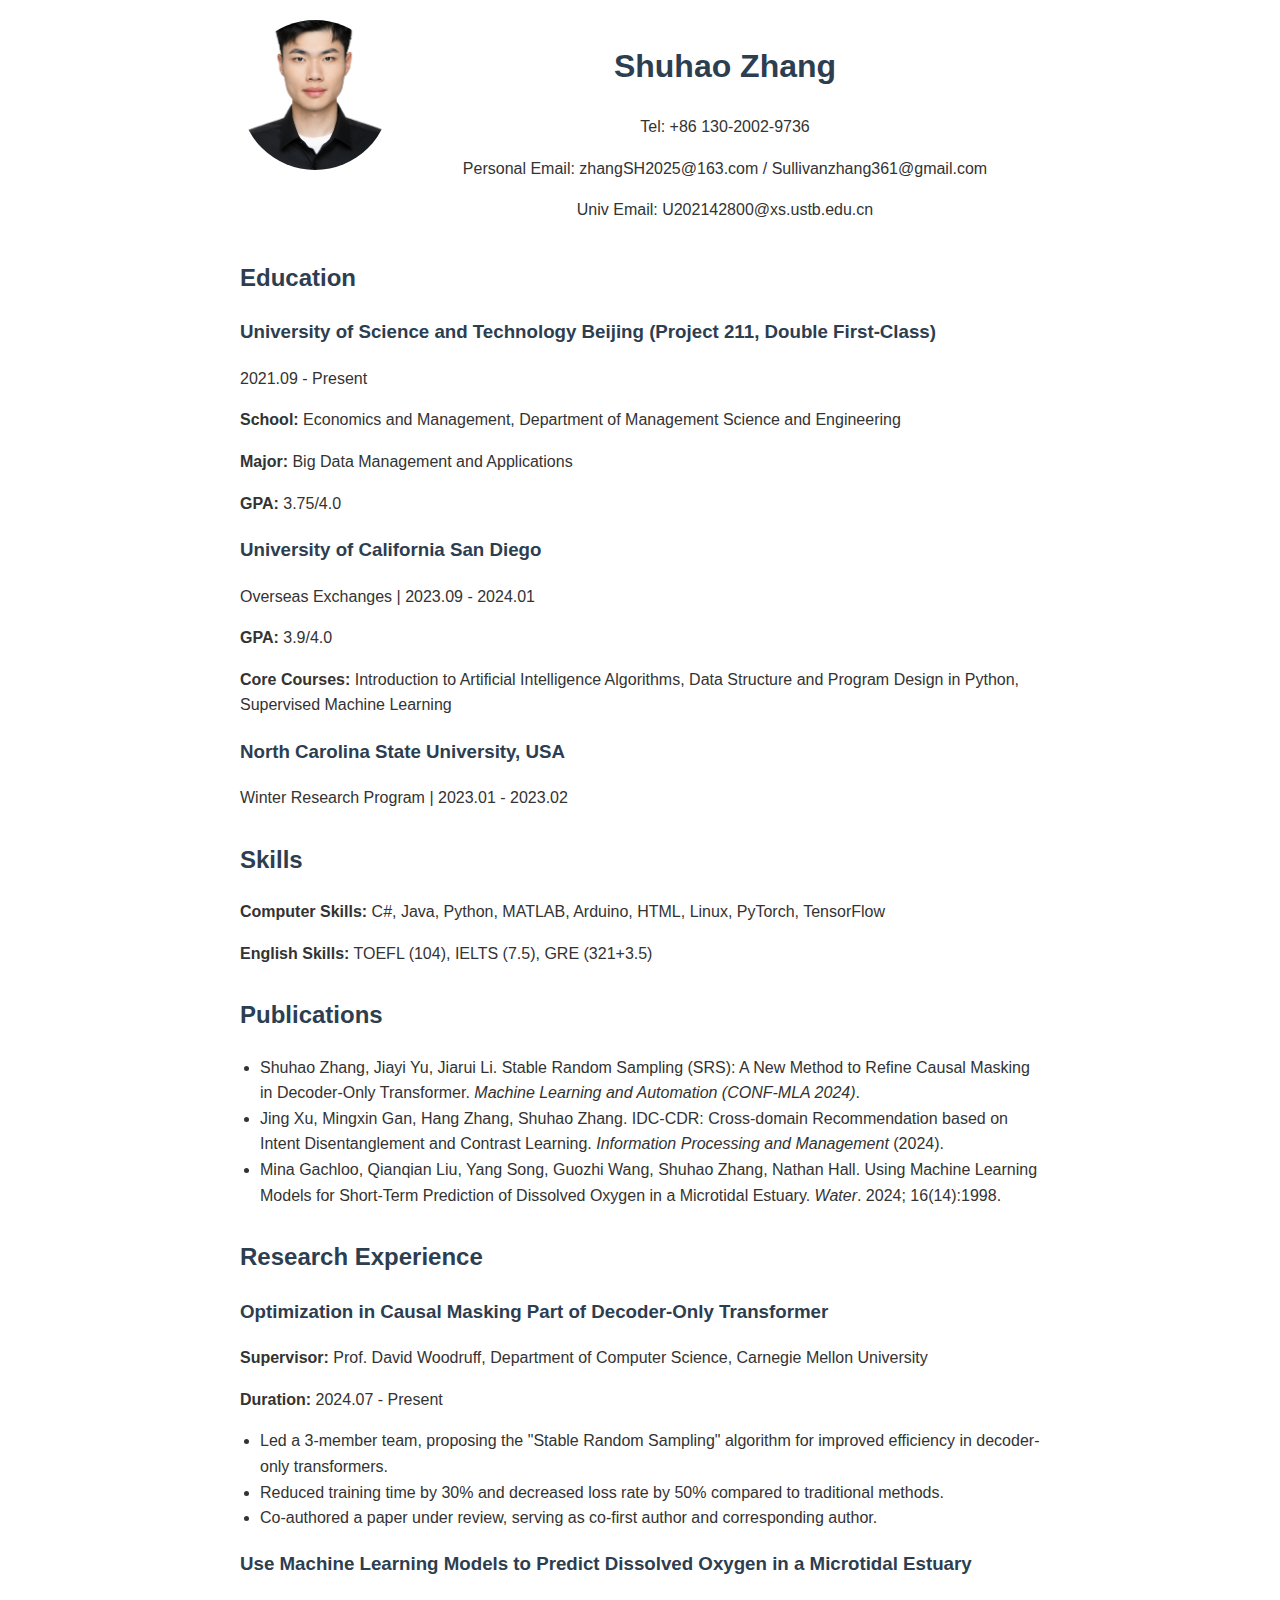
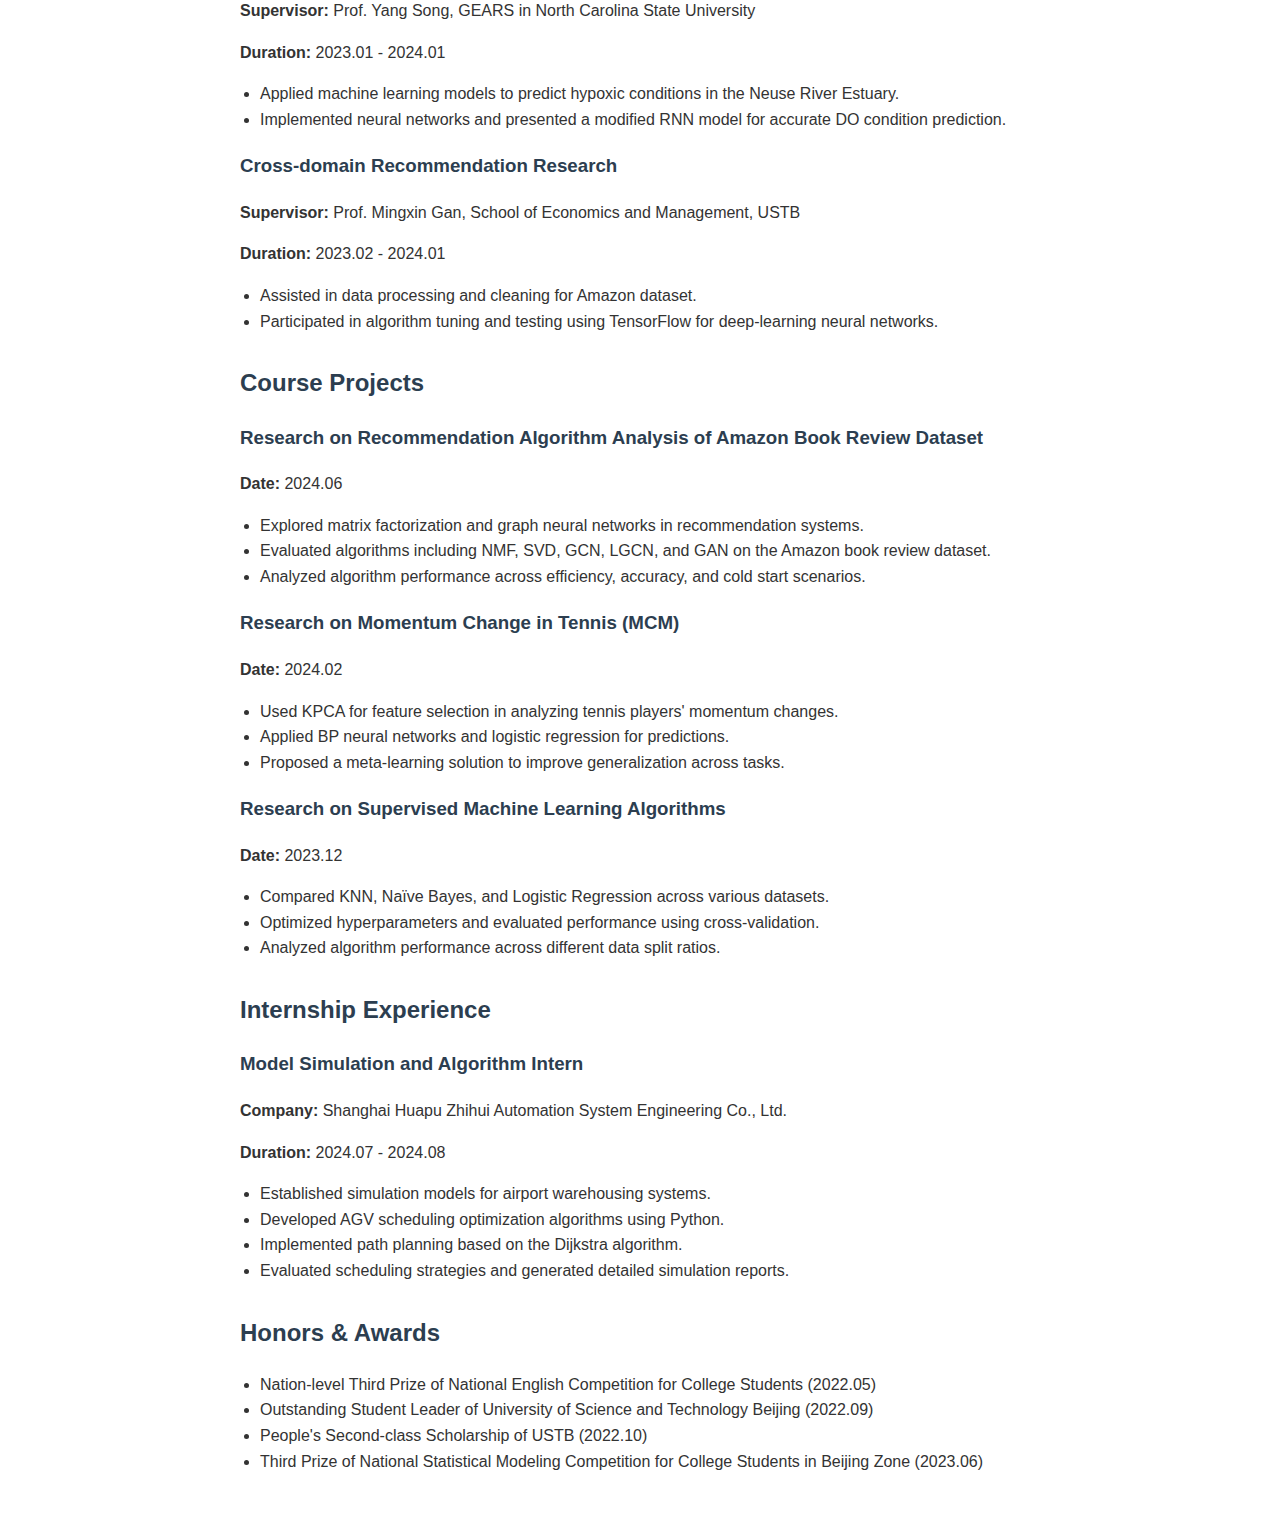
<file: index.html>
<!DOCTYPE html>
<html lang="en">
<head>
<meta charset="UTF-8">
<meta name="viewport" content="width=device-width, initial-scale=1.0">
<title>Shuhao Zhang - Personal Page</title>
<link rel="stylesheet" href="style.css">
</head>
<body>
<header>
<div class="photo-container">
<img src="personal pic.jpg" alt="Shuhao Zhang" class="profile-photo">
</div>
<div class="header-text">
<h1>Shuhao Zhang</h1>
<p>Tel: +86 130-2002-9736 </p>
<p>Personal Email: zhangSH2025@163.com / Sullivanzhang361@gmail.com</p>
<p>Univ Email: U202142800@xs.ustb.edu.cn</p>
</div>
</header>
<section id="education">
<h2>Education</h2>
<h3>University of Science and Technology Beijing (Project 211, Double First-Class)</h3>
<p>2021.09 - Present</p>
<p><strong>School:</strong> Economics and Management, Department of Management Science and Engineering</p>
<p><strong>Major:</strong> Big Data Management and Applications</p>
<p><strong>GPA:</strong> 3.75/4.0</p>
<h3>University of California San Diego</h3>
<p>Overseas Exchanges | 2023.09 - 2024.01</p>
<p><strong>GPA:</strong> 3.9/4.0</p>
<p><strong>Core Courses:</strong> Introduction to Artificial Intelligence Algorithms, Data Structure and Program Design in Python, Supervised Machine Learning</p>
<h3>North Carolina State University, USA</h3>
<p>Winter Research Program | 2023.01 - 2023.02</p>
</section>
<section id="skills">
<h2>Skills</h2>
<p><strong>Computer Skills:</strong> C#, Java, Python, MATLAB, Arduino, HTML, Linux, PyTorch, TensorFlow</p>
<p><strong>English Skills:</strong> TOEFL (104), IELTS (7.5), GRE (321+3.5)</p>
</section>
<section id="publications">
<h2>Publications</h2>
<ul>
<li>Shuhao Zhang, Jiayi Yu, Jiarui Li. Stable Random Sampling (SRS): A New Method to Refine Causal Masking in Decoder-Only Transformer. <em>Machine Learning and Automation (CONF-MLA 2024)</em>.</li>
<li>Jing Xu, Mingxin Gan, Hang Zhang, Shuhao Zhang. IDC-CDR: Cross-domain Recommendation based on Intent Disentanglement and Contrast Learning. <em>Information Processing and Management</em> (2024).</li>
<li>Mina Gachloo, Qianqian Liu, Yang Song, Guozhi Wang, Shuhao Zhang, Nathan Hall. Using Machine Learning Models for Short-Term Prediction of Dissolved Oxygen in a Microtidal Estuary. <em>Water</em>. 2024; 16(14):1998.</li>
</ul>
</section>
<section id="research">
<h2>Research Experience</h2>
<h3>Optimization in Causal Masking Part of Decoder-Only Transformer</h3>
<p><strong>Supervisor:</strong> Prof. David Woodruff, Department of Computer Science, Carnegie Mellon University</p>
<p><strong>Duration:</strong> 2024.07 - Present</p>
<ul>
<li>Led a 3-member team, proposing the "Stable Random Sampling" algorithm for improved efficiency in decoder-only transformers.</li>
<li>Reduced training time by 30% and decreased loss rate by 50% compared to traditional methods.</li>
<li>Co-authored a paper under review, serving as co-first author and corresponding author.</li>
</ul>
<h3>Use Machine Learning Models to Predict Dissolved Oxygen in a Microtidal Estuary</h3>
<p><strong>Supervisor:</strong> Prof. Yang Song, GEARS in North Carolina State University</p>
<p><strong>Duration:</strong> 2023.01 - 2024.01</p>
<ul>
<li>Applied machine learning models to predict hypoxic conditions in the Neuse River Estuary.</li>
<li>Implemented neural networks and presented a modified RNN model for accurate DO condition prediction.</li>
</ul>
<h3>Cross-domain Recommendation Research</h3>
<p><strong>Supervisor:</strong> Prof. Mingxin Gan, School of Economics and Management, USTB</p>
<p><strong>Duration:</strong> 2023.02 - 2024.01</p>
<ul>
<li>Assisted in data processing and cleaning for Amazon dataset.</li>
<li>Participated in algorithm tuning and testing using TensorFlow for deep-learning neural networks.</li>
</ul>
</section>
<section id="projects">
<h2>Course Projects</h2>
<h3>Research on Recommendation Algorithm Analysis of Amazon Book Review Dataset</h3>
<p><strong>Date:</strong> 2024.06</p>
<ul>
<li>Explored matrix factorization and graph neural networks in recommendation systems.</li>
<li>Evaluated algorithms including NMF, SVD, GCN, LGCN, and GAN on the Amazon book review dataset.</li>
<li>Analyzed algorithm performance across efficiency, accuracy, and cold start scenarios.</li>
</ul>
<h3>Research on Momentum Change in Tennis (MCM)</h3>
<p><strong>Date:</strong> 2024.02</p>
<ul>
<li>Used KPCA for feature selection in analyzing tennis players' momentum changes.</li>
<li>Applied BP neural networks and logistic regression for predictions.</li>
<li>Proposed a meta-learning solution to improve generalization across tasks.</li>
</ul>
<h3>Research on Supervised Machine Learning Algorithms</h3>
<p><strong>Date:</strong> 2023.12</p>
<ul>
<li>Compared KNN, Naïve Bayes, and Logistic Regression across various datasets.</li>
<li>Optimized hyperparameters and evaluated performance using cross-validation.</li>
<li>Analyzed algorithm performance across different data split ratios.</li>
</ul>
</section>
<section id="internship">
<h2>Internship Experience</h2>
<h3>Model Simulation and Algorithm Intern</h3>
<p><strong>Company:</strong> Shanghai Huapu Zhihui Automation System Engineering Co., Ltd.</p>
<p><strong>Duration:</strong> 2024.07 - 2024.08</p>
<ul>
<li>Established simulation models for airport warehousing systems.</li>
<li>Developed AGV scheduling optimization algorithms using Python.</li>
<li>Implemented path planning based on the Dijkstra algorithm.</li>
<li>Evaluated scheduling strategies and generated detailed simulation reports.</li>
</ul>
</section>
<section id="honors">
<h2>Honors & Awards</h2>
<ul>
<li>Nation-level Third Prize of National English Competition for College Students (2022.05)</li>
<li>Outstanding Student Leader of University of Science and Technology Beijing (2022.09)</li>
<li>People's Second-class Scholarship of USTB (2022.10)</li>
<li>Third Prize of National Statistical Modeling Competition for College Students in Beijing Zone (2023.06)</li>
</ul>
</section>
</body>
</html>
</body>
</html>
</file>
<file: style.css>
body {
    font-family: Arial, sans-serif;
    line-height: 1.6;
    color: #333;
    max-width: 800px;
    margin: 0 auto;
    padding: 20px;
}

header {
    display: flex;
    align-items: flex-start;
    margin-bottom: 20px;
}

.photo-container {
    margin-right: 20px;
}

.profile-photo {
    width: 150px;
    height: 150px;
    object-fit: cover;
    border-radius: 50%;
}

.header-text {
    flex-grow: 1;
    text-align: center;
}

h1, h2, h3 {
    color: #2c3e50;
}

section {
    margin-bottom: 30px;
}

ul {
    padding-left: 20px;
}

strong {
    font-weight: bold;
}

em {
    font-style: italic;
}
</file>
